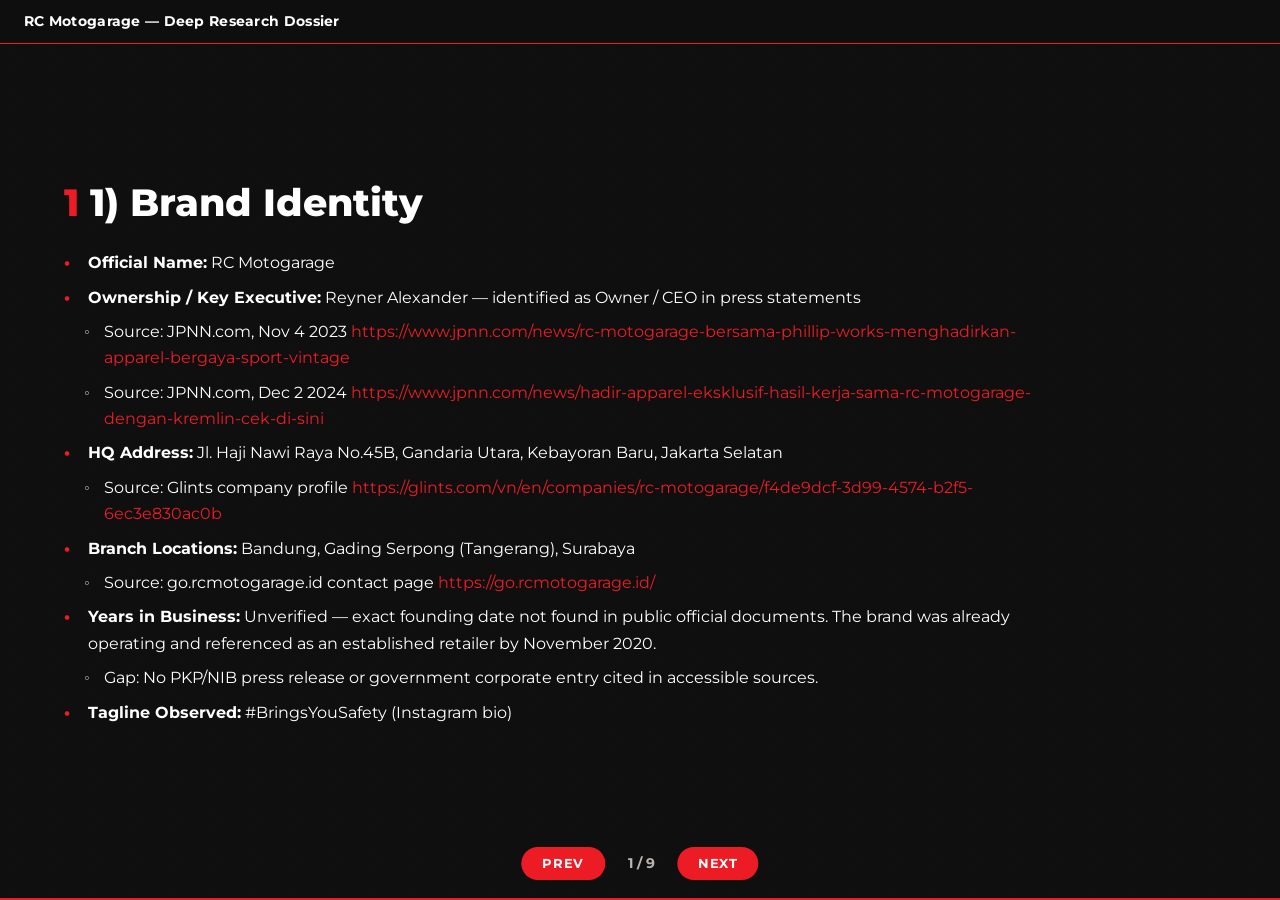
<file: assets/references/deep-research/RC-Motogarage-Deep-Research.html>
<!DOCTYPE html>
<html lang="en">
<head>
<meta charset="UTF-8">
<meta name="viewport" content="width=device-width, initial-scale=1.0">
<title>RC Motogarage — Deep Research Dossier</title>
<link rel="preconnect" href="https://fonts.googleapis.com">
<link rel="preconnect" href="https://fonts.gstatic.com" crossorigin>
<link href="https://fonts.googleapis.com/css2?family=Montserrat:wght@400;700;800&display=swap" rel="stylesheet">
<style>
:root {
  --night: #0f0f0f;
  --charcoal: #1a1a1a;
  --graphite: #2A2A2A;
  --red: #ED1C24;
  --white: #FFFFFF;
  --muted: #B8B4AE;
  --gold: #D4AF37;
  --font: 'Montserrat', sans-serif;
}
*, *::before, *::after { box-sizing: border-box; }
html, body { margin: 0; padding: 0; }
body {
  background: var(--night);
  color: var(--white);
  font-family: var(--font);
  font-weight: 400;
  line-height: 1.65;
}

/* Slide container */
.slides {
  position: relative;
  width: 100%;
  height: 100vh;
  height: 100dvh;
  overflow: hidden;
}

.slide {
  position: absolute;
  inset: 0;
  opacity: 0;
  visibility: hidden;
  pointer-events: none;
  transition: opacity 250ms ease, visibility 250ms ease;
  overflow: auto;
}
.slide.is-active {
  opacity: 1;
  visibility: visible;
  pointer-events: auto;
}
.slide__inner {
  position: relative;
  z-index: 2;
  min-height: 100%;
  display: flex;
  flex-direction: column;
  justify-content: center;
  padding: 5rem 4rem 4rem;
  border-bottom: 2px solid var(--red);
}
/* Textures */
.slide::before {
  content: '';
  position: absolute;
  inset: 0;
  background-image: url("data:image/svg+xml,%3Csvg xmlns='http://www.w3.org/2000/svg' width='40' height='40' viewBox='0 0 40 40'%3E%3Cpath d='M0 40L40 0M0 0l40 40' stroke='%232A2A2A' stroke-width='1'/%3E%3Cpath d='M20 0L0 20M20 40L0 20M40 0L20 20M40 40L20 20' stroke='%232A2A2A' stroke-width='0.5'/%3E%3C/svg%3E");
  background-repeat: repeat;
  pointer-events: none;
  z-index: 0;
  opacity: 0.04;
}
.slide::after {
  content: '';
  position: absolute;
  inset: 0;
  background-image: radial-gradient(circle at 2px 2px, rgba(212,175,55,0.12) 0.5px, transparent 0);
  background-size: 20px 20px;
  pointer-events: none;
  z-index: 0;
  opacity: 0.45;
}

/* Typography */
.slide__title {
  font-size: clamp(1.6rem, 3vw, 2.4rem);
  font-weight: 800;
  margin: 0 0 1.5rem;
  color: var(--white);
  line-height: 1.2;
}
.slide__num {
  color: var(--red);
}
.slide__body {
  max-width: 1000px;
}
p { margin: 0 0 0.6rem; }
p.bullet {
  position: relative;
  padding-left: 1.5rem;
  margin-bottom: 0.5rem;
}
p.bullet::before {
  content: '•';
  position: absolute;
  left: 0;
  color: var(--red);
  font-weight: 800;
}
p.bullet--sub {
  padding-left: 2.5rem;
}
p.bullet--sub::before {
  content: '◦';
  color: var(--muted);
  left: 1.25rem;
}

h3 {
  font-size: 1.1rem;
  font-weight: 700;
  color: var(--gold);
  margin: 1.2rem 0 0.5rem;
}

hr {
  border: none;
  border-top: 1px solid var(--red);
  margin: 1rem 0;
}

table {
  width: 100%;
  border-collapse: collapse;
  margin: 0.8rem 0;
  font-size: 0.95rem;
}
th, td {
  text-align: left;
  padding: 0.55rem 0.7rem;
  border-bottom: 1px solid rgba(255,255,255,0.1);
}
th {
  background: var(--graphite);
  color: var(--red);
  font-weight: 700;
  text-transform: uppercase;
  font-size: 0.8rem;
  letter-spacing: 0.04em;
}

a {
  color: var(--red);
  text-decoration: none;
  text-underline-offset: 3px;
}
a:hover {
  text-decoration: underline;
}

em {
  color: var(--muted);
  font-style: italic;
}

/* Nav */
.top-bar {
  position: fixed;
  top: 0; left: 0; right: 0;
  padding: 0.6rem 1.5rem;
  background: rgba(15,15,15,0.9);
  backdrop-filter: blur(6px);
  border-bottom: 1px solid var(--red);
  z-index: 100;
  display: flex;
  align-items: center;
  justify-content: space-between;
}
.top-bar h1 {
  margin: 0;
  font-size: 0.9rem;
  font-weight: 700;
  color: var(--white);
  letter-spacing: 0.02em;
}

.slide-nav {
  position: fixed;
  bottom: 1.25rem;
  left: 50%;
  transform: translateX(-50%);
  display: flex;
  align-items: center;
  gap: 0.75rem;
  z-index: 100;
}
.nav-btn {
  display: inline-flex;
  align-items: center;
  justify-content: center;
  padding: 0.55rem 1.3rem;
  border-radius: 999px;
  background: var(--red);
  color: var(--white);
  text-transform: uppercase;
  font-family: var(--font);
  font-weight: 700;
  font-size: 0.8rem;
  letter-spacing: 0.06em;
  border: none;
  cursor: pointer;
  transition: background-color 200ms ease, transform 200ms ease;
}
.nav-btn:hover {
  background: #b91a20;
  transform: translateY(-2px);
}
.slide-counter {
  color: var(--muted);
  font-size: 0.85rem;
  font-weight: 700;
  min-width: 3rem;
  text-align: center;
}

@media (max-width: 768px) {
  .slide__inner { padding: 4.5rem 1.5rem 3.5rem; }
  .slide__title { font-size: 1.4rem; }
}
</style>
</head>
<body>
<header class="top-bar">
  <h1>RC Motogarage — Deep Research Dossier</h1>
</header>
<main class="slides">
<section class="slide" id="slide-1" aria-label="Slide 1">
  <div class="slide__inner">
    <h2 class="slide__title"><span class="slide__num">1</span> 1) Brand Identity</h2>
    <div class="slide__body">
      <p class="bullet"><strong>Official Name:</strong> RC Motogarage</p>
<p class="bullet"><strong>Ownership / Key Executive:</strong> Reyner Alexander — identified as Owner / CEO in press statements</p>
<p class="bullet bullet--sub">Source: JPNN.com, Nov 4 2023 <a href="https://www.jpnn.com/news/rc-motogarage-bersama-phillip-works-menghadirkan-apparel-bergaya-sport-vintage" target="_blank" rel="noopener">https://www.jpnn.com/news/rc-motogarage-bersama-phillip-works-menghadirkan-apparel-bergaya-sport-vintage</a></p>
<p class="bullet bullet--sub">Source: JPNN.com, Dec 2 2024 <a href="https://www.jpnn.com/news/hadir-apparel-eksklusif-hasil-kerja-sama-rc-motogarage-dengan-kremlin-cek-di-sini" target="_blank" rel="noopener">https://www.jpnn.com/news/hadir-apparel-eksklusif-hasil-kerja-sama-rc-motogarage-dengan-kremlin-cek-di-sini</a></p>
<p class="bullet"><strong>HQ Address:</strong> Jl. Haji Nawi Raya No.45B, Gandaria Utara, Kebayoran Baru, Jakarta Selatan</p>
<p class="bullet bullet--sub">Source: Glints company profile <a href="https://glints.com/vn/en/companies/rc-motogarage/f4de9dcf-3d99-4574-b2f5-6ec3e830ac0b" target="_blank" rel="noopener">https://glints.com/vn/en/companies/rc-motogarage/f4de9dcf-3d99-4574-b2f5-6ec3e830ac0b</a></p>
<p class="bullet"><strong>Branch Locations:</strong> Bandung, Gading Serpong (Tangerang), Surabaya</p>
<p class="bullet bullet--sub">Source: go.rcmotogarage.id contact page <a href="https://go.rcmotogarage.id/" target="_blank" rel="noopener">https://go.rcmotogarage.id/</a></p>
<p class="bullet"><strong>Years in Business:</strong> Unverified — exact founding date not found in public official documents. The brand was already operating and referenced as an established retailer by November 2020.</p>
<p class="bullet bullet--sub">Gap: No PKP/NIB press release or government corporate entry cited in accessible sources.</p>
<p class="bullet"><strong>Tagline Observed:</strong> #BringsYouSafety (Instagram bio)</p>
    </div>
  </div>
</section>
<section class="slide" id="slide-2" aria-label="Slide 2">
  <div class="slide__inner">
    <h2 class="slide__title"><span class="slide__num">2</span> 2) Business Scope</h2>
    <div class="slide__body">
      <p class="bullet"><strong>Core Categories:</strong> Helmets, riding jackets, gloves, boots, balaclavas, waist bags, intercoms, armor/protectors, general motorcycle riding apparel and accessories</p>
<p class="bullet"><strong>Brands Carried (verified by press/social):</strong> AGV, Kushitani, HJC, Qwart Helmet, Tomica, Bilmola, XPD Boots, Cardo, Retouch, RS Taichi, Alpinestars/unverified</p>
<p class="bullet bullet--sub">Sources: JPNN.com Nov 2020 (Kushitani),Instagram posts (AGV, HJC, XPD, Cardo, Retouch), TikTok (Tomica x Bilmola)</p>
<p class="bullet"><strong>Target Customer:</strong> Indonesian motorcycle riders — urban commuters, sport/touring riders, and enthusiasts seeking premium branded gear</p>
<p class="bullet"><strong>Sales Channels:</strong></p>
<p class="bullet bullet--sub">Offline stores in Jakarta, Bandung, Serpong, Surabaya</p>
<p class="bullet bullet--sub">Online marketplaces: Tokopedia (multi-city official stores), Shopee, Blibli</p>
<p class="bullet bullet--sub">Direct WhatsApp sales per city</p>
<p class="bullet bullet--sub">Membership program with offline registration</p>
<p class="bullet bullet--sub">Website: <a href="https://go.rcmotogarage.id/" target="_blank" rel="noopener">https://go.rcmotogarage.id/</a> and <a href="http://www.rcmotogarage.com/" target="_blank" rel="noopener">http://www.rcmotogarage.com/</a></p>
<p class="bullet bullet--sub">Source: <a href="https://go.rcmotogarage.id/" target="_blank" rel="noopener">https://go.rcmotogarage.id/</a></p>
    </div>
  </div>
</section>
<section class="slide" id="slide-3" aria-label="Slide 3">
  <div class="slide__inner">
    <h2 class="slide__title"><span class="slide__num">3</span> 3) Market Position</h2>
    <div class="slide__body">
      <p class="bullet"><strong>Geographic Reach:</strong> Indonesia — confirmed presence in Greater Jakarta (South Jakarta + Serpong), Bandung, Surabaya</p>
<p class="bullet"><strong>Market Share Claim:</strong> Unverified — no audited market share or national sales figures found in public sources</p>
<p class="bullet"><strong>Reputation:</strong> Referenced by rider community Facebook groups as a reputable store for original branded riding gear in South Jakarta</p>
<p class="bullet bullet--sub">Source: Facebook groups reference <a href="https://www.facebook.com/groups/729233734132891/posts/2413783652344549/" target="_blank" rel="noopener">https://www.facebook.com/groups/729233734132891/posts/2413783652344549/</a></p>
<p class="bullet"><strong>Certifications:</strong> Unverified — no ISO, SNI, or specific brand-authorized certification statements located in public pages</p>
    </div>
  </div>
</section>
<section class="slide" id="slide-4" aria-label="Slide 4">
  <div class="slide__inner">
    <h2 class="slide__title"><span class="slide__num">4</span> 4) Competitors — Top 5</h2>
    <div class="slide__body">
      <p>Indonesian motorcycle gear/apparel retailers with readily verifiable multi-channel presence, selected from the specified set based on public official website, marketplace storefront, and social/offline evidence:</p>
<table>
<tr><th>Retailer</th><th>Evidence</th></tr>
<tr><td><strong>Riderspot</strong></td><td>Official site <code>https://riderspot.co.id/</code>; about page confirms operation since 2012. Instagram <code>@riderspot</code>, Facebook <code>@riderspot.co.id</code>. Marketplaces: Tokopedia <code>riderspot-official</code> and <code>riderspotsouth</code>, Shopee <code>shopee.co.id/riderspot</code>, Blibli merchant page. Offline stores: Jakarta Timur at Rukan Sedayu City, and Jakarta Selatan at Jl. Sultan Iskandar Muda No 8D.</td></tr>
<tr><td><strong>Juragan Helm</strong></td><td>Official site <code>https://juraganhelm.com/en/</code>. Instagram presence; Facebook page <code>Juragan Helm</code> indicates offline shop at Jl. Panjang Arteri Kelapa Dua no. 17A, Jakarta Barat. Marketplaces: Tokopedia <code>jurhel</code>, Shopee <code>Juragan Helm ID</code>, Blibli <code>Juragan Helm Official</code>.</td></tr>
<tr><td><strong>Jagoan Helm</strong></td><td>Official site <code>http://jagoanhelm.id/</code> referenced in social posts. Instagram <code>@jagoanhelm</code>, TikTok <code>@jagoanhelm</code>, Facebook <code>JagoanHelm1</code>. Marketplaces: Tokopedia <code>jagoan-helm</code>, Shopee <code>jagoanhelm</code>, Lazada <code>JAGOANHELM</code>, Blibli official store. Offline Google Maps listing present.</td></tr>
<tr><td><strong>Casco Motoworld</strong></td><td>Instagram <code>@casco.motoworld</code> showing Bandung and Jakarta operations. Facebook page <code>Casco Motoworld</code> lists Bandung at Jl. Pungkur No.239C and Jakarta at Jl. Benda Raya No.10X, Kemang. Marketplaces: Tokopedia <code>cascomotoworld</code> and <code>casco-motoworld-jakarta-new</code>, Shopee <code>cascomotoworld</code>.</td></tr>
</table>
<p class="bullet">No audited market share, national ranking, or sales figures were found; this section avoids asserting a rank order.</p>
    </div>
  </div>
</section>
<section class="slide" id="slide-5" aria-label="Slide 5">
  <div class="slide__inner">
    <h2 class="slide__title"><span class="slide__num">5</span> 5) Digital Presence</h2>
    <div class="slide__body">
      <p class="bullet"><strong>Website:</strong> <a href="http://www.rcmotogarage.com/" target="_blank" rel="noopener">http://www.rcmotogarage.com/</a> (scrape timed out; referrer confirms domain exists)</p>
<p class="bullet bullet--sub">Link hub: <a href="https://go.rcmotogarage.id/" target="_blank" rel="noopener">https://go.rcmotogarage.id/</a></p>
<p class="bullet"><strong>Social Accounts:</strong></p>
<p class="bullet bullet--sub">Instagram: @rc_motogarage</p>
<p class="bullet bullet--sub">TikTok: @rc_motogarage and @rc_motogarage2</p>
<p class="bullet bullet--sub">Facebook: rcmotogarage.id</p>
<p class="bullet bullet--sub">YouTube: @RCVideoID</p>
<p class="bullet bullet--sub">Sources: go.rcmotogarage.id and social platform listings</p>
<p class="bullet"><strong>Marketplace Performance (partial/verified):</strong></p>
<p class="bullet bullet--sub">Tokopedia Jakarta official store: 4.9 rating with ~10,700 reviews and ~18,000 units sold</p>
<p class="bullet bullet--sub">Source: Tokopedia listing scraped <a href="https://www.tokopedia.com/rc-motogarage" target="_blank" rel="noopener">https://www.tokopedia.com/rc-motogarage</a></p>
<p class="bullet bullet--sub">Shopee: rcmotogaragejakarta official store</p>
<p class="bullet"><strong>SEO/Traffic:</strong> Exact organic traffic figures unverified. The brand shows high intent brand-name search presence and consistent marketplace visibility on Tokopedia/Shopee for queries like "helm," "jaket motor," and "RC Motogarage."</p>
    </div>
  </div>
</section>
<section class="slide" id="slide-6" aria-label="Slide 6">
  <div class="slide__inner">
    <h2 class="slide__title"><span class="slide__num">6</span> 6) Pain Points / Opportunities</h2>
    <div class="slide__body">
      <p class="bullet"><strong>Preloved/RCX Positioning:</strong> An opportunity gap addressed by RCX — curated premium second-hand apparel with consignment/trade-in. Visible press coverage indicates growth lever but not quantified.</p>
<p class="bullet bullet--sub">Source: JPNN.com Jun 2024 <a href="https://www.jpnn.com/news/rc-motogarage-serpong-punya-markas-baru-apa-saja-layanannya" target="_blank" rel="noopener">https://www.jpnn.com/news/rc-motogarage-serpong-punya-markas-baru-apa-saja-layanannya</a></p>
<p class="bullet"><strong>Transparency Gaps:</strong> No public NIB/PKP record, no ownership structure beyond "owner" label, and no verified CSR or ISO claims found in public pages.</p>
<p class="bullet"><strong>Service Coverage:</strong> No nationwide presence confirmed; cities outside Jakarta-Bandung-Serpong-Surabaya lack physical touchpoints.</p>
<p class="bullet"><strong>Online Review Depth:</strong> Marketplace ratings show volume but no structured review sentiment analysis available in public sources during research window.</p>
    </div>
  </div>
</section>
<section class="slide" id="slide-7" aria-label="Slide 7">
  <div class="slide__inner">
    <h2 class="slide__title"><span class="slide__num">7</span> 7) Partnership / Campaign History</h2>
    <div class="slide__body">
      <p class="bullet"><strong>Phillip Works — "Vintage Velocity" Apparel Launch</strong></p>
<p class="bullet bullet--sub">Date: November 4, 2023</p>
<p class="bullet bullet--sub">Venue: Idemitsu Moto Lounge, Jl. TB Simatupang, Jakarta Selatan</p>
<p class="bullet bullet--sub">Source: JPNN.com <a href="https://www.jpnn.com/news/rc-motogarage-bersama-phillip-works-menghadirkan-apparel-bergaya-sport-vintage" target="_blank" rel="noopener">https://www.jpnn.com/news/rc-motogarage-bersama-phillip-works-menghadirkan-apparel-bergaya-sport-vintage</a></p>
<p class="bullet"><strong>Kremlin — "Proto Pursuit" Exclusive Apparel</strong></p>
<p class="bullet bullet--sub">Date: December 2, 2024</p>
<p class="bullet bullet--sub">Products: Riding jacket Rp 650,000, waistbag Rp 425,000</p>
<p class="bullet bullet--sub">Campaign mechanic: Purchase 1 jacket = 2 giveaway vouchers; prizes included Sony PlayStation Slim Digital and HJC Rpha 12 helmet</p>
<p class="bullet bullet--sub">Source: JPNN.com <a href="https://www.jpnn.com/news/hadir-apparel-eksklusif-hasil-kerja-sama-rc-motogarage-dengan-kremlin-cek-di-sini" target="_blank" rel="noopener">https://www.jpnn.com/news/hadir-apparel-eksklusif-hasil-kerja-sama-rc-motogarage-dengan-kremlin-cek-di-sini</a></p>
<p class="bullet"><strong>Michelin — New Tire Product Introduction Event</strong></p>
<p class="bullet bullet--sub">Context: Co-hosted event with One3Motoshop introducing new Michelin motorcycle tires</p>
<p class="bullet bullet--sub">Source: Instagram @generasiterkuat post</p>
<p class="bullet"><strong>Tomica x Bilmola Limited Edition Helm</strong></p>
<p class="bullet bullet--sub">Source: TikTok video on @rc_motogarage publication date unverified</p>
<p class="bullet"><strong>BNI KC Mega Kuningan x RC Motogarage Collaboration/Visit</strong></p>
<p class="bullet bullet--sub">Source: Instagram @megakuningan_branch</p>
    </div>
  </div>
</section>
<section class="slide" id="slide-8" aria-label="Slide 8">
  <div class="slide__inner">
    <h2 class="slide__title"><span class="slide__num">8</span> 8) Media Mentions / Press</h2>
    <div class="slide__body">
      <p class="bullet"><strong>JPNN.com (verified dates):</strong></p>
<p class="bullet bullet--sub">Nov 4, 2023 — RC Motogarage x Phillip Works apparel collaboration launch</p>
<p class="bullet bullet--sub"><a href="https://www.jpnn.com/news/rc-motogarage-bersama-phillip-works-menghadirkan-apparel-bergaya-sport-vintage" target="_blank" rel="noopener">https://www.jpnn.com/news/rc-motogarage-bersama-phillip-works-menghadirkan-apparel-bergaya-sport-vintage</a></p>
<p class="bullet bullet--sub">Nov 23, 2020 — RC Motogarage officially launched Kushitani riding jackets</p>
<p class="bullet bullet--sub"><a href="https://www.jpnn.com/news/rc-motogarage-jual-jaket-besutan-kushitani-cek-harganya" target="_blank" rel="noopener">https://www.jpnn.com/news/rc-motogarage-jual-jaket-besutan-kushitani-cek-harganya</a></p>
<p class="bullet bullet--sub">Jun 29, 2024 — RC Motogarage Serpong new headquarters and RCX preloved service rollout</p>
<p class="bullet bullet--sub"><a href="https://www.jpnn.com/news/rc-motogarage-serpong-punya-markas-baru-apa-saja-layanannya" target="_blank" rel="noopener">https://www.jpnn.com/news/rc-motogarage-serpong-punya-markas-baru-apa-saja-layanannya</a></p>
<p class="bullet bullet--sub">Dec 2, 2024 — RC Motogarage x Kremlin exclusive apparel launch</p>
<p class="bullet bullet--sub"><a href="https://www.jpnn.com/news/hadir-apparel-eksklusif-hasil-kerja-sama-rc-motogarage-dengan-kremlin-cek-di-sini" target="_blank" rel="noopener">https://www.jpnn.com/news/hadir-apparel-eksklusif-hasil-kerja-sama-rc-motogarage-dengan-kremlin-cek-di-sini</a></p>
<p class="bullet"><strong>YouTube:</strong> Multiple videos mentioning RC Motogarage, including Bandung store visits and budget helmet recommendations. Exact upload dates/view counts unverified at time of research.</p>
<p class="bullet"><strong>Social:</strong> Repeat coverage on Instagram Reels by riding communities and brand visits (notably @dikta, @brorondm, @tora_sudiro). Community activity confirmed but not inventoried.</p>
<hr>
<p>*Research compiled from public web sources as of July 13 2026. Unverified items are explicitly marked; no claims have been invented to fill gaps.*</p>
    </div>
  </div>
</section>
<section class="slide" id="slide-9" aria-label="Slide 9">
  <div class="slide__inner">
    <h2 class="slide__title"><span class="slide__num">9</span> 9) Expansion & Market Penetration Opportunities</h2>
    <div class="slide__body">
      <p>This section assesses potential growth vectors for RC Motogarage based on the existing dossier plus targeted web research on Indonesian motorcycle gear/apparel market dynamics. All statements beyond the dossier are sourced from publicly available market and ecommerce research; unsupported inference is marked <strong>unverified</strong>.</p>
<h3>Geographic expansion within Indonesia</h3>
<p>Current store footprint is concentrated in Greater Jakarta, Bandung, and Surabaya, with no confirmed presence in Sumatra, Kalimantan, Sulawesi, or Bali. The national motorcycle market remains a key demand driver; Indonesia recorded significant motorcycle sales volumes in recent years, with continued penetration growth outside Java supported by rising private and commercial two-wheeler use. High-density commuter corridors—particularly in Medan, Makassar, Semarang, and Denpasar—are logical secondary targets given demand for premium helmets and protective apparel. Entry via WhatsApp / marketplace-first operations before physical store commitment reduces risk. <strong>unverified</strong> whether franchise partner conversations exist beyond the existing Bandung and Surabaya models.</p>
<h3>Digital / marketplace penetration</h3>
<p>Indonesia’s B2C ecommerce market is expanding at a ~10.6% annual growth rate, with fashion and apparel among leading categories. Shopee, Tokopedia, and TikTok Shop dominate online retail, and sellers that publish structured merchant stores across all three tend to capture broader buyer segments. RC Motogarage already operates Tokopedia and Shopee official stores, but TikTok Shop commerce and Livestreaming was not evidenced in the dossier. Indonesian social-commerce usage is high among younger riders and micro-communities; a dedicated TikTok Shop storefront with live selling during weekend ride events could increase conversion. Source: BusinessWire/ResearchAndMarkets 2026 <a href="https://www.businesswire.com/news/home/20260129537865/en/[base64].com" target="_blank" rel="noopener">https://www.businesswire.com/news/home/20260129537865/en/[base64].com</a> ; Nikkei Asia 2025 <a href="https://www.facebook.com/nikkeiasia/posts/big-e-commerce-companies-including-shopee-lazada-and-tiktok-shop-controlled-99-o/1370973695065892/" target="_blank" rel="noopener">https://www.facebook.com/nikkeiasia/posts/big-e-commerce-companies-including-shopee-lazada-and-tiktok-shop-controlled-99-o/1370973695065892/</a></p>
<h3>Brand / category mix gaps</h3>
<p>The branded catalog includes premium lines, but the dossier does not list mid-tier commuter or adventure-touring jacket/pant systems popular with long-haul riders, nor dedicated women’s fit lines. Indonesian riding culture includes strong touring, food-delivery, and weekend adventure segments. Adding a larger motorcycle bag/hip-pack assortment, adventure touring layering pieces, and women’s-fit armor could address unmet requests visible in rider group discussions and marketplace question fields. <strong>unverified</strong> whether supply-list agreements exist with RS Taichi, Klim, or Komine; the current list shows Alpinestars/unverified. These additions should be weighed against inventory-turn risk per marketplace data and documented demand.</p>
<h3>Partnership / collaboration levers</h3>
<p>Collaborative releases with apparel/lifestyle brands have generated press exposure (Kremlin, Phillip Works). Additional vectors include: custom-fit local artist capsule collections, viral TikTok/YouTube creator takeovers, and co-branded event merchandise with tire/helmet brands. A partnership with Michelin demonstrated event synergy; similar activations involving Cardo, HJC, or Tomica at regional track days or rider meets alongside workshop clinics can extend conversion beyond sales into experience. Brand collaborations should include sale period controls to avoid margin dilution.</p>
<h3>Community / retention growth</h3>
<p>Rider communities play an outsized role in gear purchase decisions, evidenced by Facebook group reputation and creator amplification. Recommended tactics include: structured digital membership per city with ride-along perks, a “Ride Check” QR loyalty program redeemable at store/marketplace, and curated user-generated content campaigns from verified customers. WhatsApp-based pre-ride checklists, fitted-to-order services for returning members, and digital fitting-session bookings can reduce return rates and perceived friction. Pre-owned/ trade-in vertical RCX already addresses secondhand demand; referral discounts for consigned items would deepen retention.</p>
<h3>Operational / service differentiation</h3>
<p>Competitor comparison in the dossier suggests few retailers publish structured fitting-to-helmet-session content. Differentiators could include: helmet audio protocol setup workshops, free intra-city rider kits printing service, and marketplace bundles with insurance add-ons (discussed internally at underwriter level, execution <strong>unverified</strong>). Jakarta Bandung Surabaya same-day dispatch is feasible given existing lounges; other cities can use courier handoff plus WhatsApp booking to retain personal touch. Making in-store appointment data transparent through website calendars or QR booking would support buyers who want fit verification before purchase.</p>
<h3>Source note</h3>
<p>New external sources cited in this section: BusinessWire/ResearchAndMarkets Jan 2026; Nikkei Asia 2025.</p>
    </div>
  </div>
</section>
</main>
<nav class="slide-nav" aria-label="Slide navigation">
  <button class="nav-btn" id="prevBtn" aria-label="Previous slide">Prev</button>
  <span class="slide-counter" id="counter" aria-live="polite">1 / 9</span>
  <button class="nav-btn" id="nextBtn" aria-label="Next slide">Next</button>
</nav>
<script>
(function() {
  const slides = Array.from(document.querySelectorAll('.slide'));
  const counter = document.getElementById('counter');
  const prevBtn = document.getElementById('prevBtn');
  const nextBtn = document.getElementById('nextBtn');
  let current = 0;

  function show(idx, push) {
    if (idx < 0 || idx >= slides.length) return;
    slides.forEach((el, i) => {
      if (i === idx) el.classList.add('is-active');
      else el.classList.remove('is-active');
    });
    current = idx;
    counter.textContent = (idx + 1) + ' / ' + slides.length;
    if (push) {
      try { history.replaceState(null, '', '#' + (idx + 1)); } catch(e) {}
    }
  }

  function go(dir) {
    show(current + dir, true);
  }

  prevBtn.addEventListener('click', () => go(-1));
  nextBtn.addEventListener('click', () => go(1));
  window.addEventListener('keydown', (e) => {
    if (e.key === 'ArrowLeft') go(-1);
    if (e.key === 'ArrowRight') go(1);
  });

  // Deep-link support
  const hash = parseInt(location.hash.replace('#', ''), 10);
  if (!isNaN(hash) && hash >= 1 && hash <= slides.length) {
    show(hash - 1, false);
  } else {
    show(0, true);
  }
})();
</script>
</body>
</html>
</file>
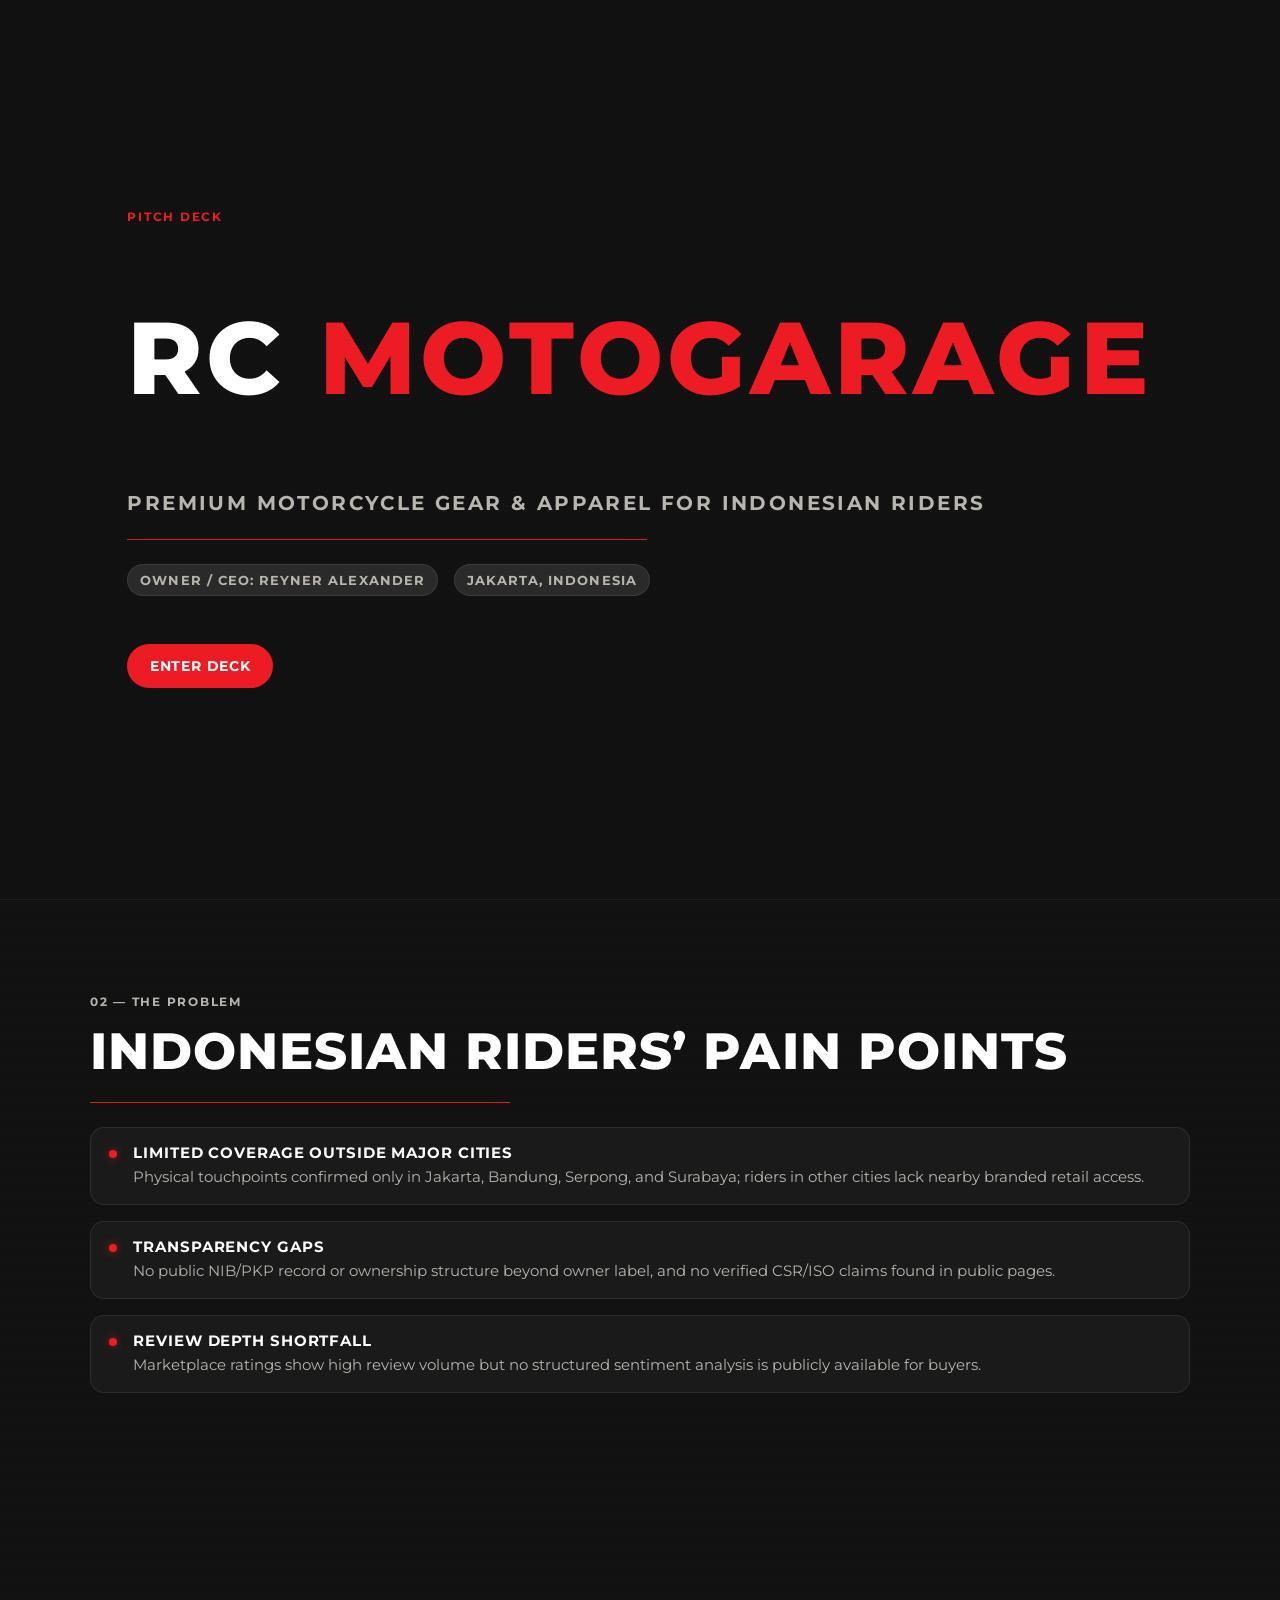
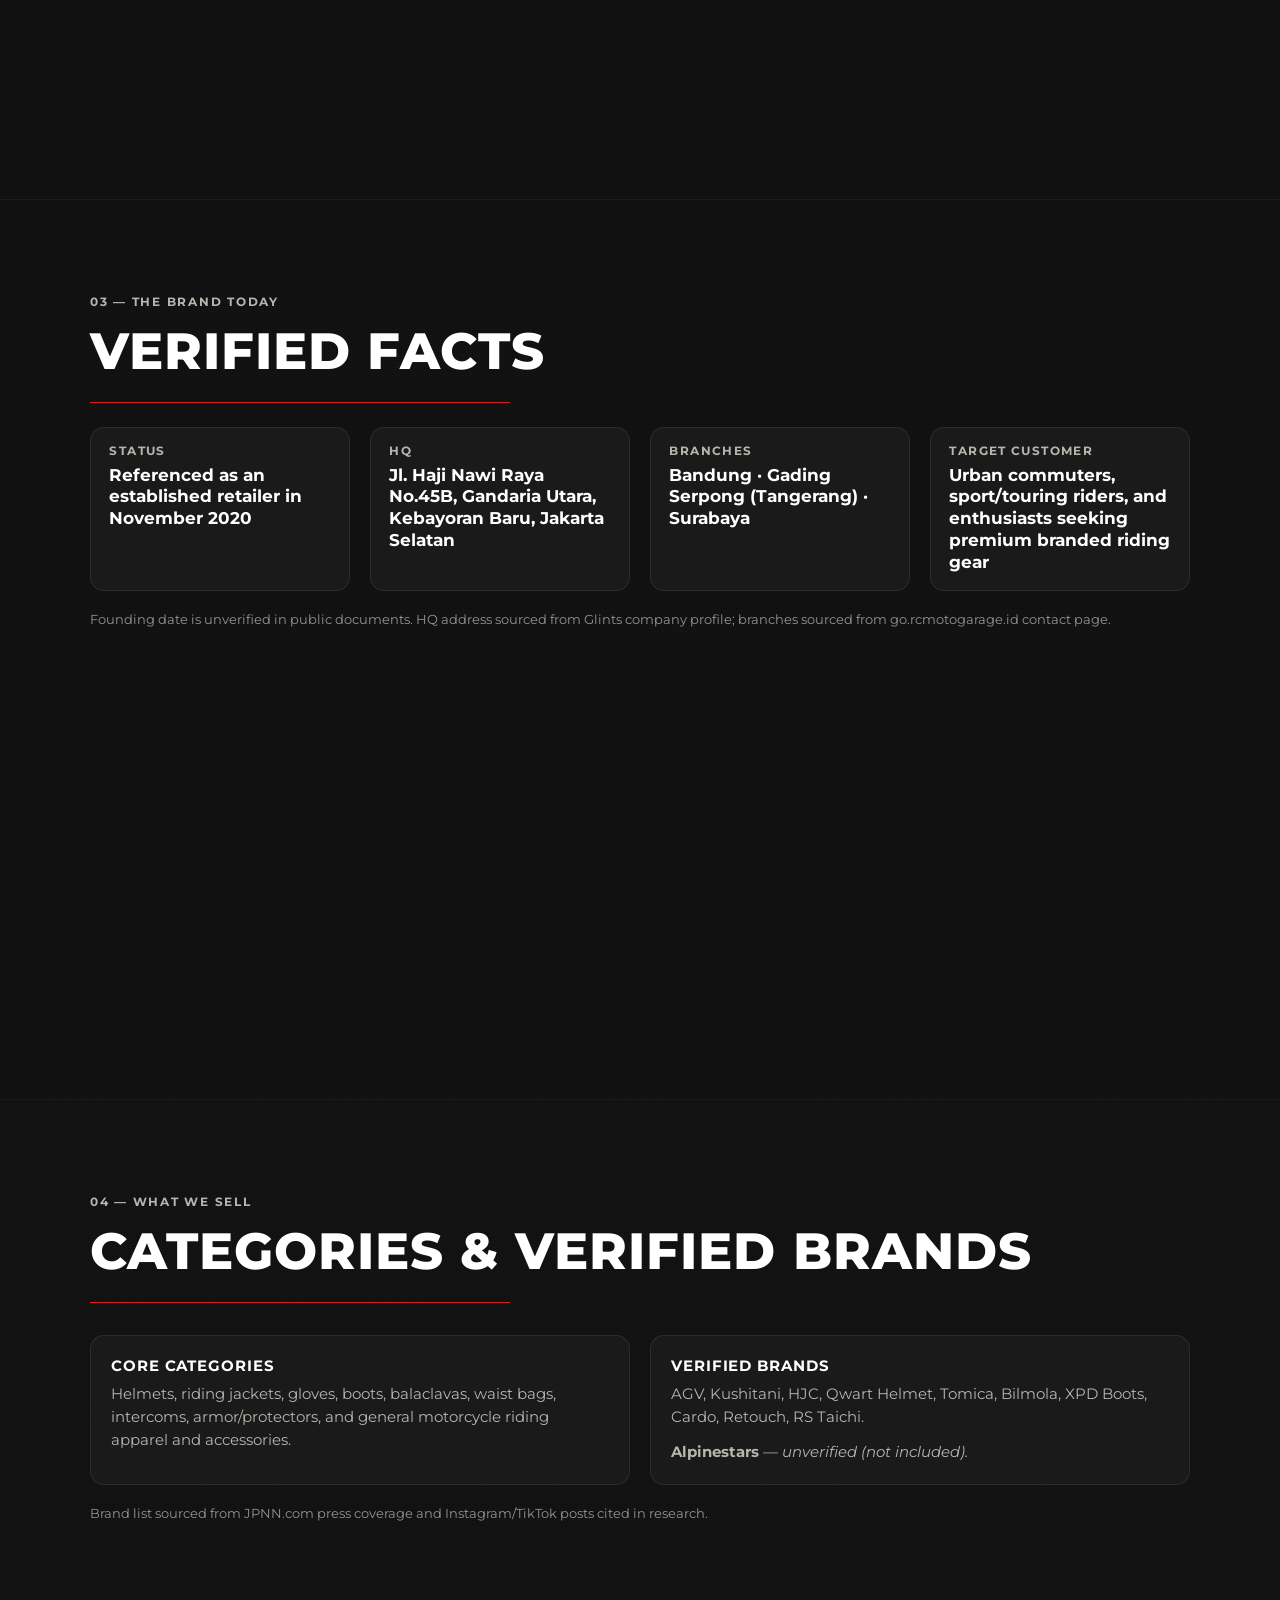
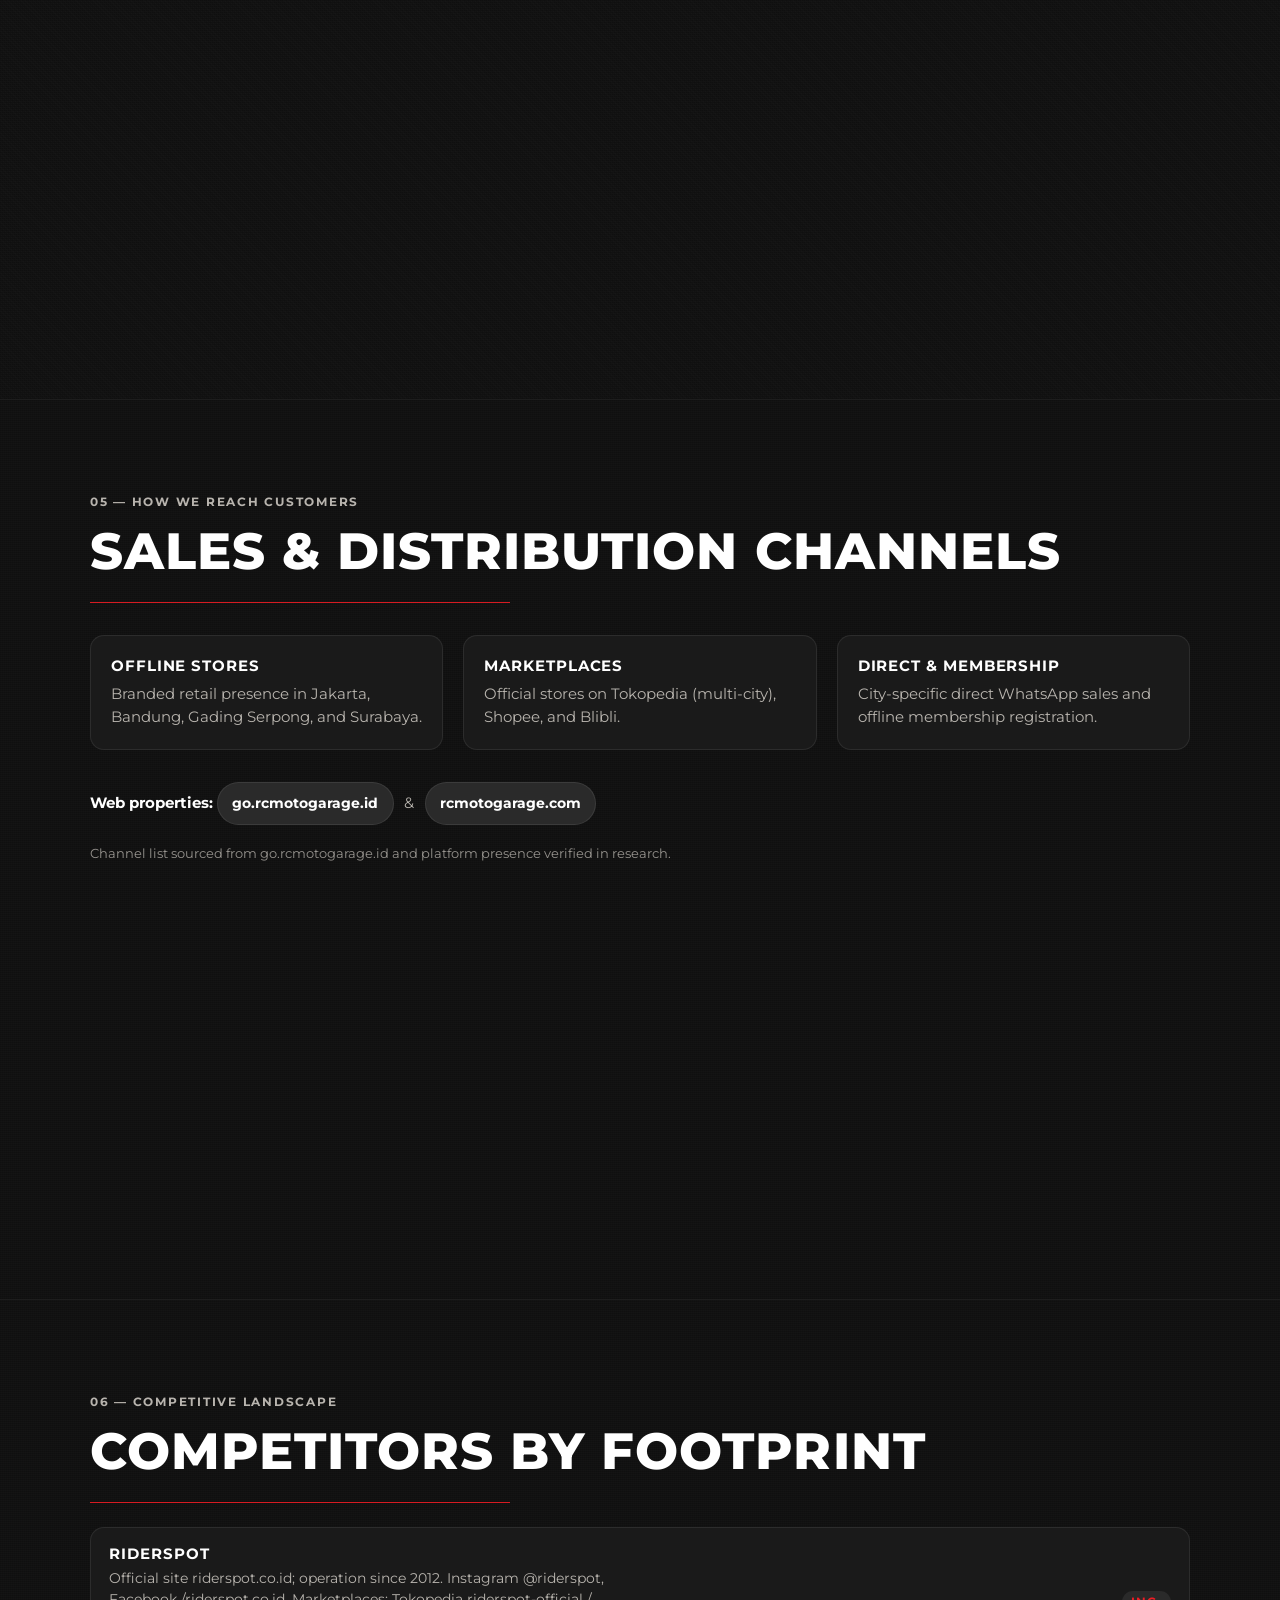
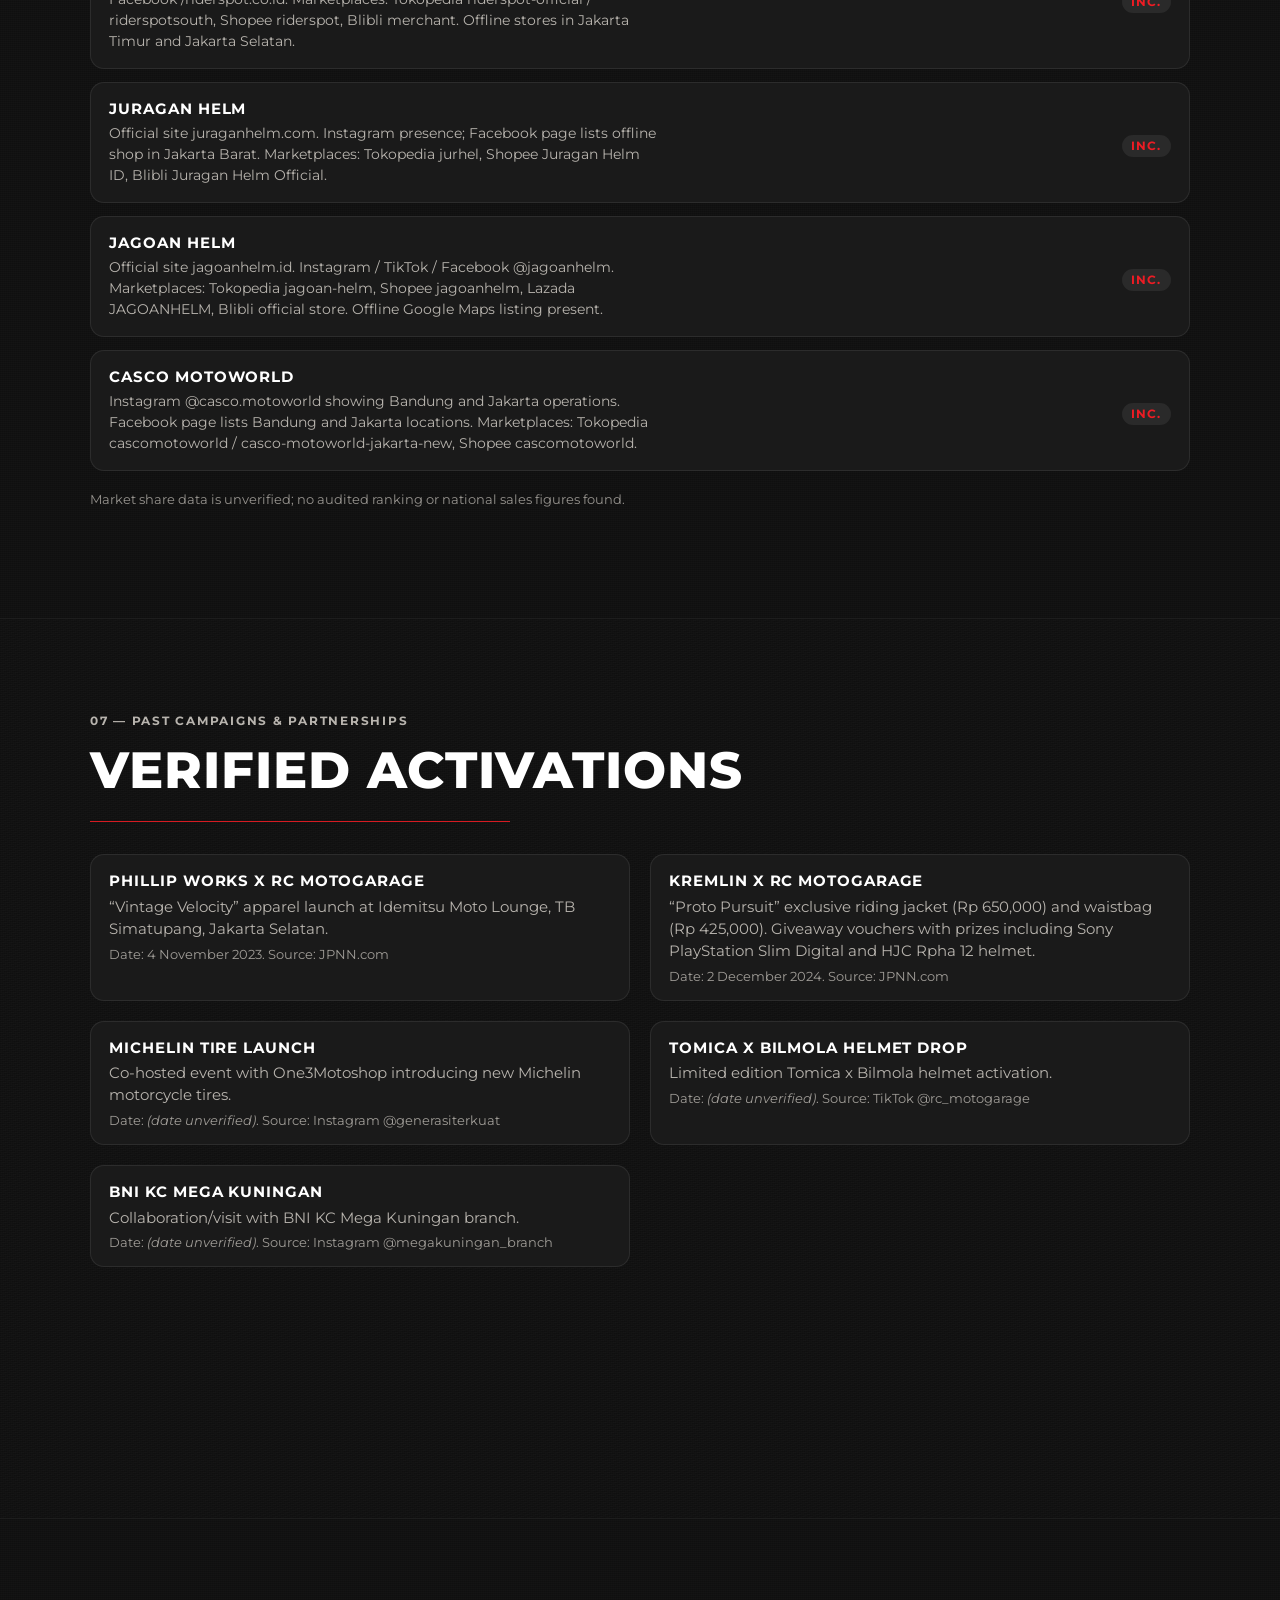
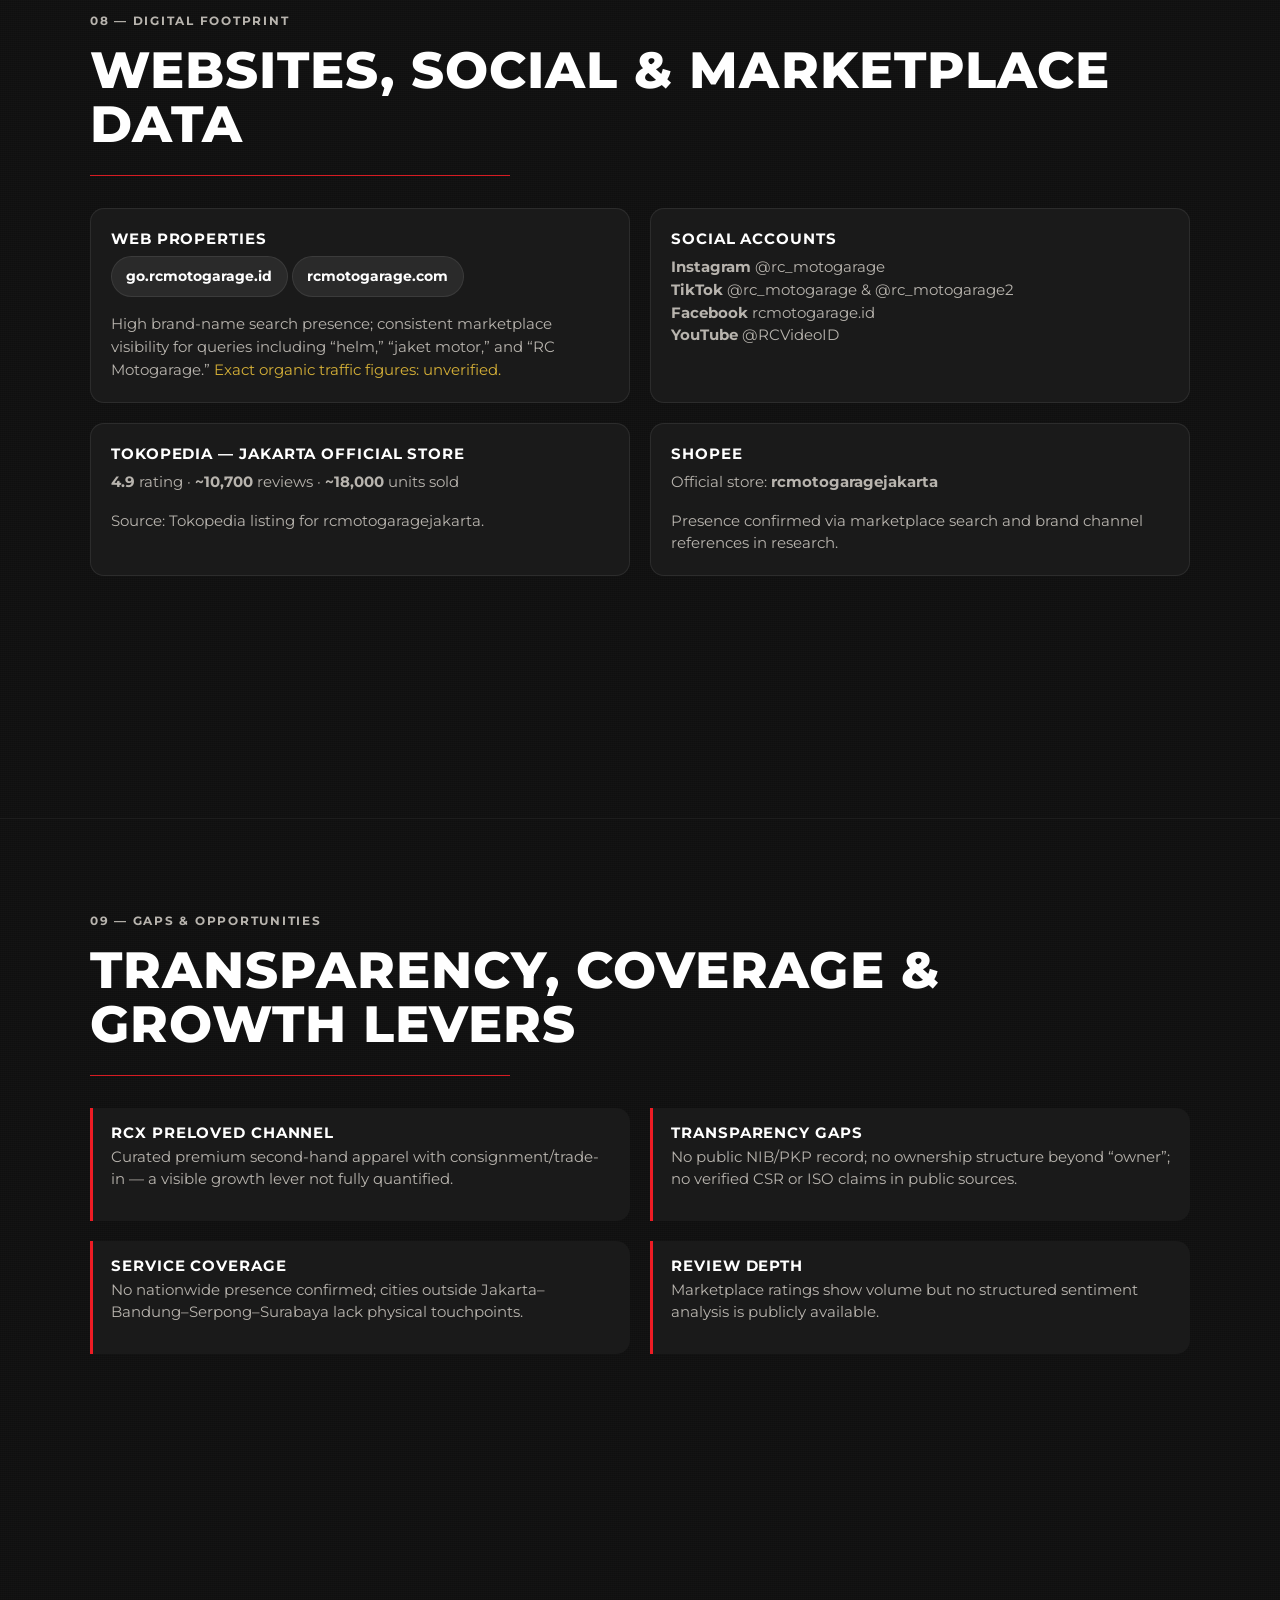
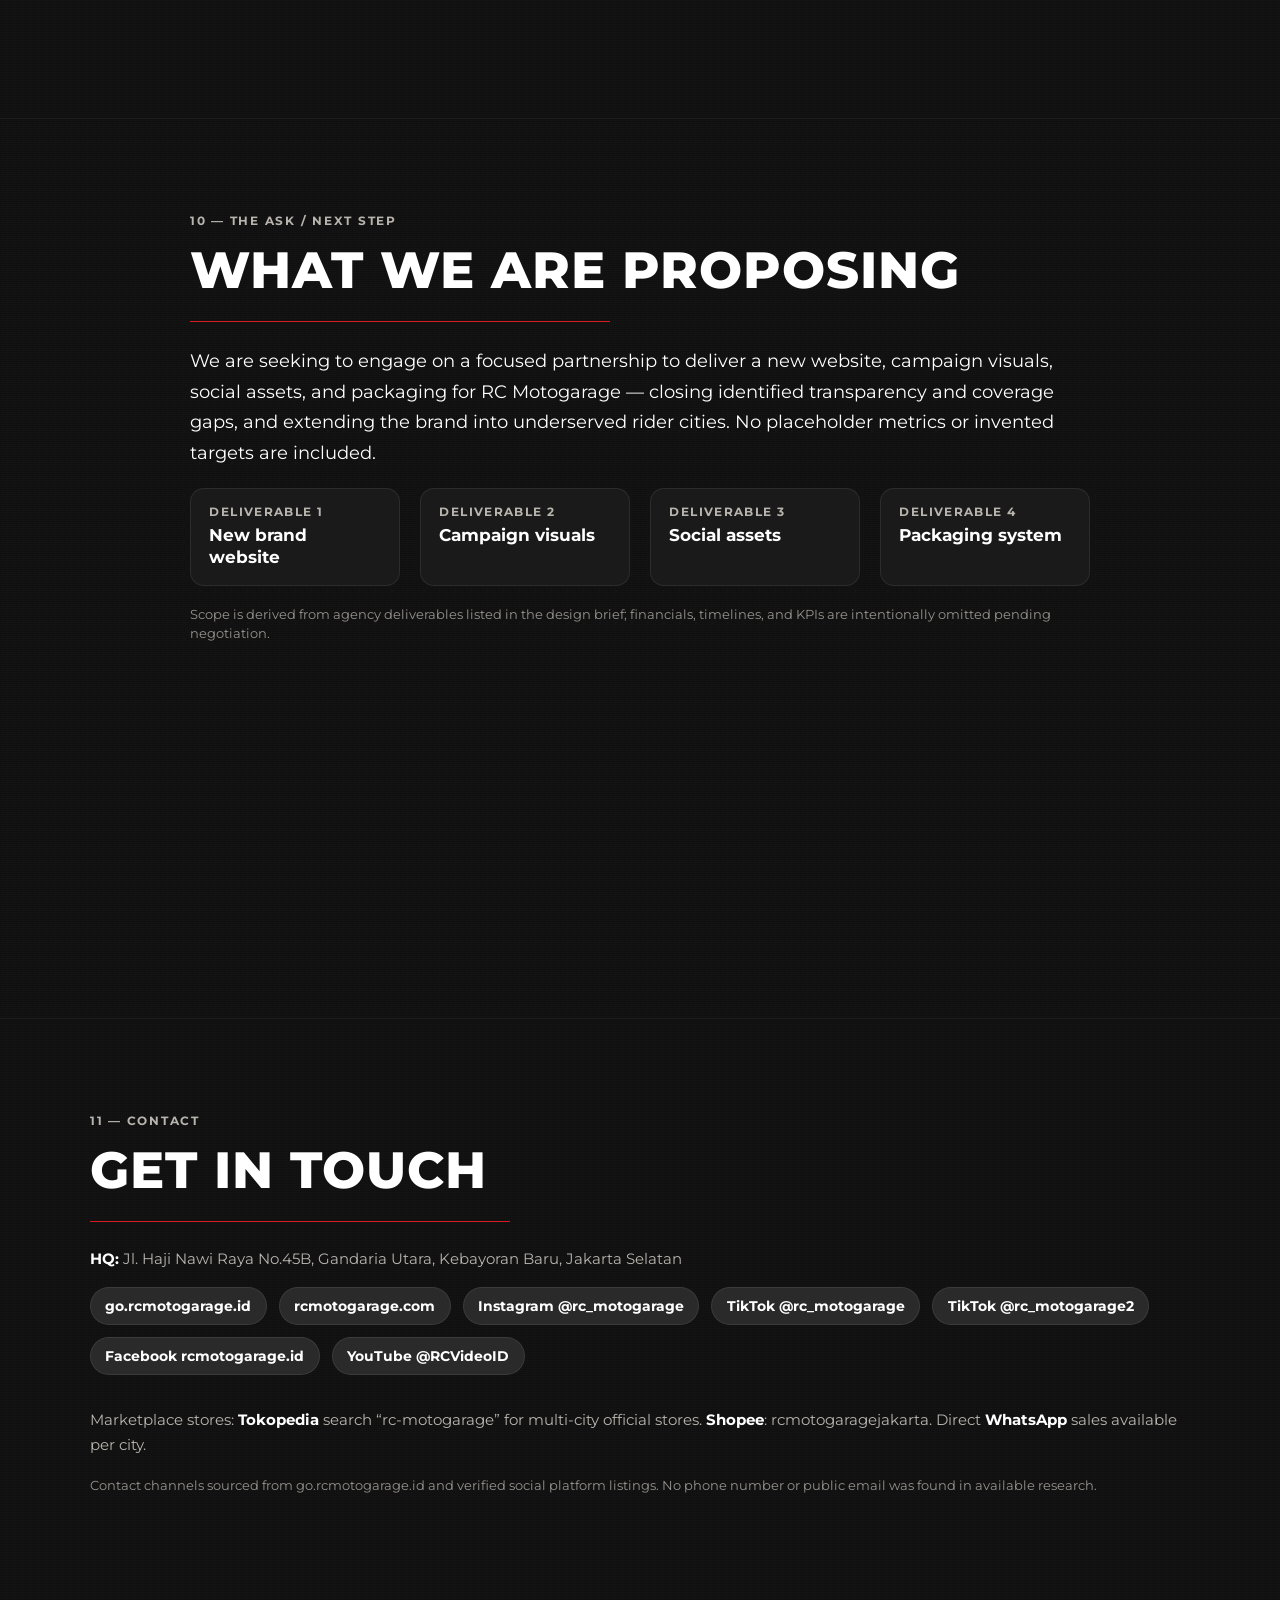
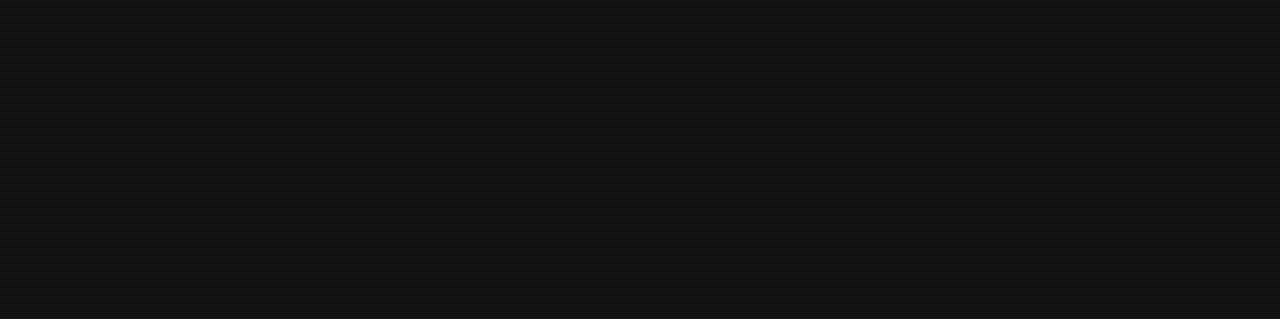
<file: assets/references/pitch-deck/RC-Motogarage-Pitch-Deck.html>
<!DOCTYPE html>
<html lang="en">
<head>
  <meta charset="UTF-8">
  <meta name="viewport" content="width=device-width, initial-scale=1.0">
  <meta name="description" content="RC Motogarage — Premium motorcycle gear & apparel. Pitch deck.">
  <meta name="theme-color" content="#0f0f0f">
  <title>RC Motogarage — Pitch Deck</title>

  <!-- Google Fonts -->
  <link rel="preconnect" href="https://fonts.googleapis.com">
  <link rel="preconnect" href="https://fonts.gstatic.com" crossorigin>
  <link href="https://fonts.googleapis.com/css2?family=Montserrat:wght@400;700;800&display=swap" rel="stylesheet">

  <style>
    :root {
      --color-bg: #0f0f0f;
      --color-surface: #1a1a1a;
      --color-surface-2: #2A2A2A;
      --color-red: #ED1C24;
      --color-white: #FFFFFF;
      --color-muted: #B8B4AE;
      --color-gold: #D4AF37;
      --font: 'Montserrat', system-ui, -apple-system, Segoe UI, Roboto, sans-serif;
      --ease: 0.2s ease;
    }

    * { box-sizing: border-box; }
    html, body {
      margin: 0; padding: 0;
      background: var(--color-bg);
      color: var(--color-white);
      font-family: var(--font);
      -webkit-font-smoothing: antialiased;
      -moz-osx-font-smoothing: grayscale;
    }

    /* Deck shell */
    .deck {
      scroll-behavior: smooth;
      position: relative;
    }

    /* Textures */
    .texture-carbon {
      position: absolute;
      inset: 0;
      pointer-events: none;
      z-index: 0;
      opacity: 0.04;
      background-image:
        repeating-linear-gradient(0deg, transparent, transparent 1px, rgba(255,255,255,0.35) 1px, rgba(255,255,255,0.35) 2px),
        repeating-linear-gradient(90deg, transparent, transparent 1px, rgba(255,255,255,0.25) 1px, rgba(255,255,255,0.25) 2px);
    }
    .texture-dots {
      position: absolute;
      inset: 0;
      pointer-events: none;
      z-index: 0;
      opacity: 0.03;
      background-image: radial-gradient(rgba(255,255,255,0.5) 1px, transparent 1px);
      background-size: 16px 16px;
    }

    /* Slide */
    .slide {
      position: relative;
      min-height: 100vh;
      padding: 6rem 2rem;
      overflow: hidden;
      border-bottom: 1px solid rgba(255,255,255,0.06);
    }
    .slide__inner {
      position: relative;
      z-index: 1;
      max-width: 1100px;
      margin: 0 auto;
    }

    /* Typography */
    .label {
      font-family: var(--font);
      font-weight: 700;
      font-size: 0.78rem;
      line-height: 1;
      text-transform: uppercase;
      letter-spacing: 0.14em;
      color: var(--color-muted);
      margin: 0 0 1rem;
    }
    .label--red { color: var(--color-red); }

    .heading {
      font-family: var(--font);
      font-weight: 800;
      font-size: clamp(2rem, 4vw, 3.2rem);
      line-height: 1.05;
      text-transform: uppercase;
      letter-spacing: 0.02em;
      color: var(--color-white);
      margin: 0 0 1.25rem;
    }
    .heading--compact { font-size: clamp(1.6rem, 3vw, 2.4rem); }

    .body {
      font-family: var(--font);
      font-weight: 400;
      font-size: clamp(0.95rem, 1.2vw, 1.05rem);
      line-height: 1.65;
      color: var(--color-muted);
      margin: 0;
    }
    .body strong { color: var(--color-white); font-weight: 700; }
    .body em { color: var(--color-muted); font-style: italic; opacity: 0.9; }

    /* Accent divider (horizontal red line) */
    .divider {
      height: 1px;
      background: var(--color-red);
      margin: 1.5rem 0;
      opacity: 0.9;
    }

    /* Pill CTA */
    .cta {
      display: inline-flex;
      align-items: center;
      gap: 0.5rem;
      padding: 0.85rem 1.4rem;
      border-radius: 999px;
      background: var(--color-red);
      color: var(--color-white);
      font-family: var(--font);
      font-weight: 700;
      font-size: 0.85rem;
      text-transform: uppercase;
      letter-spacing: 0.06em;
      text-decoration: none;
      transition: transform var(--ease), box-shadow var(--ease), background var(--ease);
      border: none;
    }
    .cta:hover, .cta:focus-visible {
      transform: translateY(-2px);
      box-shadow: 0 6px 20px rgba(237,28,36,0.35);
      background: #ff2f38;
      outline: none;
    }

    /* Cards / tiles */
    .grid-2 {
      display: grid;
      grid-template-columns: repeat(2, 1fr);
      gap: 1.25rem;
    }
    .grid-3 {
      display: grid;
      grid-template-columns: repeat(3, 1fr);
      gap: 1.25rem;
    }
    @media (max-width: 860px) {
      .grid-2, .grid-3 { grid-template-columns: 1fr; }
      .slide { padding: 4rem 1.25rem; }
    }

    .card {
      background: var(--color-surface);
      border: 1px solid rgba(255,255,255,0.08);
      border-radius: 14px;
      padding: 1.25rem;
      transition: transform var(--ease), box-shadow var(--ease), border-color var(--ease);
    }
    .card:hover {
      transform: translateY(-3px);
      box-shadow: 0 12px 30px rgba(237,28,36,0.15);
      border-color: rgba(237,28,36,0.35);
    }
    .card__title {
      font-weight: 700;
      font-size: 0.95rem;
      text-transform: uppercase;
      letter-spacing: 0.06em;
      color: var(--color-white);
      margin: 0 0 0.5rem;
    }
    .card__body { font-weight: 400; font-size: 0.92rem; line-height: 1.55; color: var(--color-muted); margin: 0; }

    /* Slider controls not present; vertical deck */

    /* Utilities */
    .mt-1 { margin-top: 1rem; }
    .mt-2 { margin-top: 2rem; }
    .mt-3 { margin-top: 3rem; }
    .text-gold { color: var(--color-gold); }
    .text-red { color: var(--color-red); }

    /* Slide 1: Cover */
    .slide--cover {
      display: flex;
      align-items: center;
      justify-content: center;
      background: var(--color-bg);
    }
    .cover-mark {
      font-weight: 800;
      font-size: clamp(3.2rem, 8vw, 7rem);
      line-height: 0.95;
      text-transform: uppercase;
      letter-spacing: 0.04em;
      color: var(--color-white);
    }
    .cover-mark span { color: var(--color-red); }
    .cover-tagline {
      font-weight: 700;
      font-size: clamp(1rem, 1.6vw, 1.25rem);
      color: var(--color-muted);
      text-transform: uppercase;
      letter-spacing: 0.12em;
      margin-top: 0.75rem;
    }
    .cover-meta {
      margin-top: 1.5rem;
      display: flex;
      align-items: center;
      gap: 1rem;
      flex-wrap: wrap;
    }
    .cover-chip {
      background: var(--color-surface-2);
      border: 1px solid rgba(255,255,255,0.08);
      color: var(--color-muted);
      font-size: 0.82rem;
      font-weight: 700;
      text-transform: uppercase;
      letter-spacing: 0.08em;
      padding: 0.45rem 0.75rem;
      border-radius: 999px;
    }

    /* Slide 2: Problem */
    .pain-list { list-style: none; padding: 0; margin: 0; display: grid; gap: 1rem; }
    .pain-list li {
      display: flex;
      gap: 1rem;
      align-items: flex-start;
      background: var(--color-surface);
      border: 1px solid rgba(255,255,255,0.08);
      border-radius: 14px;
      padding: 1rem 1.15rem;
    }
    .pain-list li::before {
      content: "";
      display: block;
      width: 8px;
      height: 8px;
      border-radius: 50%;
      background: var(--color-red);
      box-shadow: 0 0 8px rgba(237,28,36,0.6);
      flex-shrink: 0;
      margin-top: 0.35rem;
    }
    .pain-title { font-weight: 700; font-size: 0.92rem; text-transform: uppercase; letter-spacing: 0.06em; color: var(--color-white); margin-bottom: 0.25rem; }
    .pain-body { font-weight: 400; font-size: 0.92rem; color: var(--color-muted); line-height: 1.5; margin: 0; }

    /* Slide 3: Brand today — marker */
    .marker-row {
      display: flex;
      gap: 1.25rem;
      flex-wrap: wrap;
      margin-top: 1.25rem;
    }
    .marker {
      background: var(--color-surface);
      border: 1px solid rgba(255,255,255,0.08);
      border-radius: 14px;
      padding: 1rem 1.15rem;
      min-width: 180px;
      flex: 1 1 180px;
    }
    .marker__label {
      font-weight: 700;
      font-size: 0.72rem;
      text-transform: uppercase;
      letter-spacing: 0.12em;
      color: var(--color-muted);
      margin: 0 0 0.4rem;
    }
    .marker__value {
      font-weight: 700;
      font-size: 1.05rem;
      color: var(--color-white);
      line-height: 1.3;
    }

    /* Slide 4: Brand table */
    .brand-table {
      width: 100%;
      border-collapse: collapse;
      margin-top: 1rem;
    }
    .brand-table th, .brand-table td {
      text-align: left;
      padding: 0.7rem 0.9rem;
      font-size: 0.92rem;
      border-bottom: 1px solid rgba(255,255,255,0.08);
    }
    .brand-table th {
      font-weight: 700;
      text-transform: uppercase;
      letter-spacing: 0.08em;
      color: var(--color-muted);
      font-size: 0.78rem;
    }
    .brand-table td { color: var(--color-white); font-weight: 400; }
    .brand-table td.muted { color: var(--color-muted); }

    /* Slide 6: Competitors */
    .comp-list { display: grid; gap: 0.85rem; margin-top: 1rem; }
    .comp {
      display: flex;
      justify-content: space-between;
      align-items: center;
      gap: 1rem;
      background: var(--color-surface);
      border: 1px solid rgba(255,255,255,0.08);
      border-radius: 14px;
      padding: 1rem 1.15rem;
    }
    .comp__name { font-weight: 700; text-transform: uppercase; letter-spacing: 0.06em; color: var(--color-white); font-size: 0.95rem; }
    .comp__note { color: var(--color-muted); font-size: 0.9rem; line-height: 1.45; max-width: 55%; }
    @media (max-width: 860px) { .comp { flex-direction: column; align-items: flex-start; } .comp__note { max-width: 100%; } }

    /* Slide 7/8: event rows */
    .event {
      background: var(--color-surface);
      border: 1px solid rgba(255,255,255,0.08);
      border-radius: 14px;
      padding: 1rem 1.15rem;
    }
    .event__name { font-weight: 700; color: var(--color-white); text-transform: uppercase; letter-spacing: 0.06em; font-size: 0.95rem; }
    .event__body { color: var(--color-muted); font-size: 0.92rem; line-height: 1.5; margin-top: 0.35rem; }
    .event__foot { color: var(--color-muted); font-size: 0.82rem; margin-top: 0.35rem; opacity: 0.85; }
    .tag {
      display: inline-block;
      background: var(--color-surface-2);
      color: var(--color-red);
      font-weight: 700;
      font-size: 0.72rem;
      text-transform: uppercase;
      letter-spacing: 0.08em;
      padding: 0.25rem 0.6rem;
      border-radius: 999px;
      margin-top: 0.5rem;
    }

    /* Slide 9: gaps */
    .gap {
      background: var(--color-surface);
      border-left: 3px solid var(--color-red);
      border-radius: 0 14px 14px 0;
      padding: 1rem 1.15rem;
    }
    .gap__title { font-weight: 700; color: var(--color-white); text-transform: uppercase; letter-spacing: 0.06em; font-size: 0.92rem; }
    .gap__body { color: var(--color-muted); font-size: 0.92rem; line-height: 1.5; margin-top: 0.25rem; }

    /* Slide 11: contact */
    .contact-row {
      display: flex;
      flex-wrap: wrap;
      gap: 0.75rem;
      margin-top: 1rem;
    }
    .contact-chip {
      background: var(--color-surface-2);
      border: 1px solid rgba(255,255,255,0.08);
      color: var(--color-white);
      text-decoration: none;
      font-weight: 700;
      font-size: 0.88rem;
      padding: 0.55rem 0.9rem;
      border-radius: 999px;
      transition: transform var(--ease), box-shadow var(--ease), border-color var(--ease), background var(--ease);
      display: inline-flex;
      align-items: center;
      gap: 0.4rem;
    }
    .contact-chip:hover {
      transform: translateY(-2px);
      box-shadow: 0 8px 18px rgba(237,28,36,0.18);
      border-color: rgba(237,28,36,0.4);
      background: #2f2f2f;
    }

    .footnote {
      font-size: 0.8rem;
      color: var(--color-muted);
      opacity: 0.8;
      margin-top: 1.25rem;
      line-height: 1.45;
    }
  </style>
</head>
<body>
  <div class="deck">

    <!-- Slide 1: Cover -->
    <section class="slide slide--cover" aria-labelledby="coverTitle">
      <div class="texture-carbon" aria-hidden="true"></div>
      <div class="slide__inner" style="text-align:left;">
        <p class="label label--red">Pitch Deck</p>
        <h1 id="coverTitle" class="cover-mark">RC <span>Motogarage</span></h1>
        <p class="cover-tagline">Premium motorcycle gear & apparel for Indonesian riders</p>
        <div class="divider" style="max-width: 520px; margin-left:0;"></div>
        <div class="cover-meta">
          <span class="cover-chip">Owner / CEO: Reyner Alexander</span>
          <span class="cover-chip">Jakarta, Indonesia</span>
        </div>
        <div class="mt-3">
          <a class="cta" href="#slide-brand-today">Enter Deck</a>
        </div>
      </div>
    </section>

    <!-- Slide 2: The Problem -->
    <section class="slide" id="slide-problem" aria-labelledby="problemTitle">
      <div class="texture-carbon" aria-hidden="true"></div>
      <div class="texture-dots" aria-hidden="true"></div>
      <div class="slide__inner">
        <p class="label">02 — The Problem</p>
        <h2 id="problemTitle" class="heading">Indonesian Riders’ Pain Points</h2>
        <div class="divider" style="max-width: 420px;"></div>
        <ul class="pain-list" role="list">
          <li>
            <div>
              <div class="pain-title">Limited coverage outside major cities</div>
              <p class="pain-body">Physical touchpoints confirmed only in Jakarta, Bandung, Serpong, and Surabaya; riders in other cities lack nearby branded retail access.</p>
            </div>
          </li>
          <li>
            <div>
              <div class="pain-title">Transparency gaps</div>
              <p class="pain-body">No public NIB/PKP record or ownership structure beyond owner label, and no verified CSR/ISO claims found in public pages.</p>
            </div>
          </li>
          <li>
            <div>
              <div class="pain-title">Review depth shortfall</div>
              <p class="pain-body">Marketplace ratings show high review volume but no structured sentiment analysis is publicly available for buyers.</p>
            </div>
          </li>
        </ul>
      </div>
    </section>

    <!-- Slide 3: The Brand Today -->
    <section class="slide" id="slide-brand-today" aria-labelledby="brandTitle">
      <div class="texture-carbon" aria-hidden="true"></div>
      <div class="slide__inner">
        <p class="label">03 — The Brand Today</p>
        <h2 id="brandTitle" class="heading">Verified Facts</h2>
        <div class="divider" style="max-width: 420px;"></div>
        <div class="marker-row" role="list">
          <div class="marker" role="listitem">
            <div class="marker__label">Status</div>
            <div class="marker__value">Referenced as an established retailer in November 2020</div>
          </div>
          <div class="marker" role="listitem">
            <div class="marker__label">HQ</div>
            <div class="marker__value">Jl. Haji Nawi Raya No.45B, Gandaria Utara, Kebayoran Baru, Jakarta Selatan</div>
          </div>
          <div class="marker" role="listitem">
            <div class="marker__label">Branches</div>
            <div class="marker__value">Bandung &middot; Gading Serpong (Tangerang) &middot; Surabaya</div>
          </div>
          <div class="marker" role="listitem">
            <div class="marker__label">Target Customer</div>
            <div class="marker__value">Urban commuters, sport/touring riders, and enthusiasts seeking premium branded riding gear</div>
          </div>
        </div>
        <p class="footnote mt-2">Founding date is unverified in public documents. HQ address sourced from Glints company profile; branches sourced from go.rcmotogarage.id contact page.</p>
      </div>
    </section>

    <!-- Slide 4: What We Sell -->
    <section class="slide" id="slide-what-we-sell" aria-labelledby="sellTitle">
      <div class="texture-carbon" aria-hidden="true"></div>
      <div class="material" aria-hidden="true" style="position:absolute;inset:0;pointer-events:none;z-index:0;opacity:0.025;background-image:repeating-linear-gradient(45deg, transparent, transparent 2px, rgba(255,255,255,0.4) 2px, rgba(255,255,255,0.4) 3px);"></div>
      <div class="slide__inner">
        <p class="label">04 — What We Sell</p>
        <h2 id="sellTitle" class="heading">Categories & Verified Brands</h2>
        <div class="divider" style="max-width: 420px;"></div>
        <div class="grid-2 mt-2">
          <div class="card">
            <div class="card__title">Core categories</div>
            <p class="card__body">Helmets, riding jackets, gloves, boots, balaclavas, waist bags, intercoms, armor/protectors, and general motorcycle riding apparel and accessories.</p>
          </div>
          <div class="card">
            <div class="card__title">Verified brands</div>
            <p class="card__body">AGV, Kushitani, HJC, Qwart Helmet, Tomica, Bilmola, XPD Boots, Cardo, Retouch, RS Taichi.</p>
            <p class="card__body" style="margin-top:0.75rem;"><strong class="text-muted">Alpinestars</strong> <em>— unverified (not included).</em></p>
          </div>
        </div>
        <p class="footnote mt-2">Brand list sourced from JPNN.com press coverage and Instagram/TikTok posts cited in research.</p>
      </div>
    </section>

    <!-- Slide 5: How We Reach Customers -->
    <section class="slide" id="slide-reach" aria-labelledby="reachTitle">
      <div class="texture-carbon" aria-hidden="true"></div>
      <div class="slide__inner">
        <p class="label">05 — How We Reach Customers</p>
        <h2 id="reachTitle" class="heading">Sales & Distribution Channels</h2>
        <div class="divider" style="max-width: 420px;"></div>
        <div class="grid-3 mt-2" role="list">
          <div class="card" role="listitem">
            <div class="card__title">Offline stores</div>
            <p class="card__body">Branded retail presence in Jakarta, Bandung, Gading Serpong, and Surabaya.</p>
          </div>
          <div class="card" role="listitem">
            <div class="card__title">Marketplaces</div>
            <p class="card__body">Official stores on Tokopedia (multi-city), Shopee, and Blibli.</p>
          </div>
          <div class="card" role="listitem">
            <div class="card__title">Direct & membership</div>
            <p class="card__body">City-specific direct WhatsApp sales and offline membership registration.</p>
          </div>
        </div>
        <p class="body mt-2"><strong>Web properties:</strong> <a class="contact-chip" href="https://go.rcmotogarage.id/" target="_blank" rel="noopener">go.rcmotogarage.id</a> <span style="color:var(--color-muted);margin:0 0.4rem;">&amp;</span> <a class="contact-chip" href="http://www.rcmotogarage.com/" target="_blank" rel="noopener">rcmotogarage.com</a></p>
        <p class="footnote mt-2">Channel list sourced from go.rcmotogarage.id and platform presence verified in research.</p>
      </div>
    </section>

    <!-- Slide 6: Competitive Landscape -->
    <section class="slide" id="slide-competitors" aria-labelledby="compTitle">
      <div class="texture-carbon" aria-hidden="true"></div>
      <div class="slide__inner">
        <p class="label">06 — Competitive Landscape</p>
        <h2 id="compTitle" class="heading">Competitors by Footprint</h2>
        <div class="divider" style="max-width: 420px;"></div>
        <div class="comp-list" role="list">
          <div class="comp" role="listitem">
            <div>
              <div class="comp__name">Riderspot</div>
              <div class="comp__note" style="padding-top:0.3rem;">Official site riderspot.co.id; operation since 2012. Instagram @riderspot, Facebook /riderspot.co.id. Marketplaces: Tokopedia riderspot-official / riderspotsouth, Shopee riderspot, Blibli merchant. Offline stores in Jakarta Timur and Jakarta Selatan.</div>
            </div>
            <span class="tag">Inc.</span>
          </div>
          <div class="comp" role="listitem">
            <div>
              <div class="comp__name">Juragan Helm</div>
              <div class="comp__note" style="padding-top:0.3rem;">Official site juraganhelm.com. Instagram presence; Facebook page lists offline shop in Jakarta Barat. Marketplaces: Tokopedia jurhel, Shopee Juragan Helm ID, Blibli Juragan Helm Official.</div>
            </div>
            <span class="tag">Inc.</span>
          </div>
          <div class="comp" role="listitem">
            <div>
              <div class="comp__name">Jagoan Helm</div>
              <div class="comp__note" style="padding-top:0.3rem;">Official site jagoanhelm.id. Instagram / TikTok / Facebook @jagoanhelm. Marketplaces: Tokopedia jagoan-helm, Shopee jagoanhelm, Lazada JAGOANHELM, Blibli official store. Offline Google Maps listing present.</div>
            </div>
            <span class="tag">Inc.</span>
          </div>
          <div class="comp" role="listitem">
            <div>
              <div class="comp__name">Casco Motoworld</div>
              <div class="comp__note" style="padding-top:0.3rem;">Instagram @casco.motoworld showing Bandung and Jakarta operations. Facebook page lists Bandung and Jakarta locations. Marketplaces: Tokopedia cascomotoworld / casco-motoworld-jakarta-new, Shopee cascomotoworld.</div>
            </div>
            <span class="tag">Inc.</span>
          </div>
        </div>
        <p class="footnote mt-2">Market share data is unverified; no audited ranking or national sales figures found.</p>
      </div>
    </section>

    <!-- Slide 7: Past Campaigns & Partnerships -->
    <section class="slide" id="slide-campaigns" aria-labelledby="campTitle">
      <div class="texture-carbon" aria-hidden="true"></div>
      <div class="material" aria-hidden="true" style="position:absolute;inset:0;pointer-events:none;z-index:0;opacity:0.025;background-image:repeating-linear-gradient(-20deg, transparent, transparent 2px, rgba(255,255,255,0.4) 2px, rgba(255,255,255,0.4) 3px);"></div>
      <div class="slide__inner">
        <p class="label">07 — Past Campaigns &amp; Partnerships</p>
        <h2 id="campTitle" class="heading">Verified Activations</h2>
        <div class="divider" style="max-width: 420px;"></div>
        <div class="grid-2 mt-2" role="list">
          <div class="event" role="listitem">
            <div class="event__name">Phillip Works x RC Motogarage</div>
            <div class="event__body">“Vintage Velocity” apparel launch at Idemitsu Moto Lounge, TB Simatupang, Jakarta Selatan.</div>
            <div class="event__foot">Date: 4 November 2023. Source: JPNN.com</div>
          </div>
          <div class="event" role="listitem">
            <div class="event__name">Kremlin x RC Motogarage</div>
            <div class="event__body">“Proto Pursuit” exclusive riding jacket (Rp 650,000) and waistbag (Rp 425,000). Giveaway vouchers with prizes including Sony PlayStation Slim Digital and HJC Rpha 12 helmet.</div>
            <div class="event__foot">Date: 2 December 2024. Source: JPNN.com</div>
          </div>
          <div class="event" role="listitem">
            <div class="event__name">Michelin tire launch</div>
            <div class="event__body">Co-hosted event with One3Motoshop introducing new Michelin motorcycle tires.</div>
            <div class="event__foot">Date: <em>(date unverified)</em>. Source: Instagram @generasiterkuat</div>
          </div>
          <div class="event" role="listitem">
            <div class="event__name">Tomica x Bilmola helmet drop</div>
            <div class="event__body">Limited edition Tomica x Bilmola helmet activation.</div>
            <div class="event__foot">Date: <em>(date unverified)</em>. Source: TikTok @rc_motogarage</div>
          </div>
          <div class="event" role="listitem">
            <div class="event__name">BNI KC Mega Kuningan</div>
            <div class="event__body">Collaboration/visit with BNI KC Mega Kuningan branch.</div>
            <div class="event__foot">Date: <em>(date unverified)</em>. Source: Instagram @megakuningan_branch</div>
          </div>
        </div>
      </div>
    </section>

    <!-- Slide 8: Digital Footprint -->
    <section class="slide" id="slide-digital" aria-labelledby="digTitle">
      <div class="texture-carbon" aria-hidden="true"></div>
      <div class="slide__inner">
        <p class="label">08 — Digital Footprint</p>
        <h2 id="digTitle" class="heading">Websites, Social &amp; Marketplace Data</h2>
        <div class="divider" style="max-width: 420px;"></div>
        <div class="grid-2 mt-2" role="list">
          <div class="card" role="listitem">
            <div class="card__title">Web properties</div>
            <p class="card__body"><a class="contact-chip" href="https://go.rcmotogarage.id/" target="_blank" rel="noopener">go.rcmotogarage.id</a> <a class="contact-chip" href="http://www.rcmotogarage.com/" target="_blank" rel="noopener">rcmotogarage.com</a></p>
            <p class="card__body mt-1">High brand-name search presence; consistent marketplace visibility for queries including “helm,” “jaket motor,” and “RC Motogarage.” <span class="text-gold">Exact organic traffic figures: unverified.</span></p>
          </div>
          <div class="card" role="listitem">
            <div class="card__title">Social accounts</div>
            <p class="card__body"><strong>Instagram</strong> @rc_motogarage<br><strong>TikTok</strong> @rc_motogarage &amp; @rc_motogarage2<br><strong>Facebook</strong> rcmotogarage.id<br><strong>YouTube</strong> @RCVideoID</p>
          </div>
          <div class="card" role="listitem">
            <div class="card__title">Tokopedia — Jakarta official store</div>
            <p class="card__body"><strong>4.9</strong> rating &middot; <strong>~10,700</strong> reviews &middot; <strong>~18,000</strong> units sold</p>
            <p class="card__body mt-1">Source: Tokopedia listing for rcmotogaragejakarta.</p>
          </div>
          <div class="card" role="listitem">
            <div class="card__title">Shopee</div>
            <p class="card__body">Official store: <strong>rcmotogaragejakarta</strong></p>
            <p class="card__body mt-1">Presence confirmed via marketplace search and brand channel references in research.</p>
          </div>
        </div>
      </div>
    </section>

    <!-- Slide 9: Gaps & Opportunities -->
    <section class="slide" id="slide-gaps" aria-labelledby="gapTitle">
      <div class="texture-carbon" aria-hidden="true"></div>
      <div class="slide__inner">
        <p class="label">09 — Gaps &amp; Opportunities</p>
        <h2 id="gapTitle" class="heading">Transparency, Coverage &amp; Growth Levers</h2>
        <div class="divider" style="max-width: 420px;"></div>
        <div class="grid-2 mt-2" role="list">
          <div class="gap" role="listitem">
            <div class="gap__title">RCX Preloved channel</div>
            <p class="gap__body">Curated premium second-hand apparel with consignment/trade-in — a visible growth lever not fully quantified.</p>
          </div>
          <div class="gap" role="listitem">
            <div class="gap__title">Transparency gaps</div>
            <p class="gap__body">No public NIB/PKP record; no ownership structure beyond “owner”; no verified CSR or ISO claims in public sources.</p>
          </div>
          <div class="gap" role="listitem">
            <div class="gap__title">Service coverage</div>
            <p class="gap__body">No nationwide presence confirmed; cities outside Jakarta–Bandung–Serpong–Surabaya lack physical touchpoints.</p>
          </div>
          <div class="gap" role="listitem">
            <div class="gap__title">Review depth</div>
            <p class="gap__body">Marketplace ratings show volume but no structured sentiment analysis is publicly available.</p>
          </div>
        </div>
      </div>
    </section>

    <!-- Slide 10: The Ask -->
    <section class="slide" id="slide-ask" aria-labelledby="askTitle">
      <div class="texture-carbon" aria-hidden="true"></div>
      <div class="texture-dots" aria-hidden="true"></div>
      <div class="slide__inner" style="max-width: 900px;">
        <p class="label">10 — The Ask / Next Step</p>
        <h2 id="askTitle" class="heading">What We Are Proposing</h2>
        <div class="divider" style="max-width: 420px;"></div>
        <p class="body" style="font-size: clamp(1.05rem, 1.4vw, 1.2rem); line-height: 1.7; color: var(--color-white);">
          We are seeking to engage on a focused partnership to deliver a new website, campaign visuals, social assets, and packaging for RC Motogarage — closing identified transparency and coverage gaps, and extending the brand into underserved rider cities. No placeholder metrics or invented targets are included.
        </p>
        <div class="marker-row mt-3" role="list">
          <div class="marker" role="listitem">
            <div class="marker__label">Deliverable 1</div>
            <div class="marker__value">New brand website</div>
          </div>
          <div class="marker" role="listitem">
            <div class="marker__label">Deliverable 2</div>
            <div class="marker__value">Campaign visuals</div>
          </div>
          <div class="marker" role="listitem">
            <div class="marker__label">Deliverable 3</div>
            <div class="marker__value">Social assets</div>
          </div>
          <div class="marker" role="listitem">
            <div class="marker__label">Deliverable 4</div>
            <div class="marker__value">Packaging system</div>
          </div>
        </div>
        <p class="footnote mt-2">Scope is derived from agency deliverables listed in the design brief; financials, timelines, and KPIs are intentionally omitted pending negotiation.</p>
      </div>
    </section>

    <!-- Slide 11: Contact -->
    <section class="slide" id="slide-contact" aria-labelledby="contactTitle">
      <div class="texture-carbon" aria-hidden="true"></div>
      <div class="slide__inner">
        <p class="label">11 — Contact</p>
        <h2 id="contactTitle" class="heading">Get In Touch</h2>
        <div class="divider" style="max-width: 420px;"></div>
        <p class="body"><strong>HQ:</strong> Jl. Haji Nawi Raya No.45B, Gandaria Utara, Kebayoran Baru, Jakarta Selatan</p>
        <div class="contact-row mt-2">
          <a class="contact-chip" href="https://go.rcmotogarage.id/" target="_blank" rel="noopener">go.rcmotogarage.id</a>
          <a class="contact-chip" href="http://www.rcmotogarage.com/" target="_blank" rel="noopener">rcmotogarage.com</a>
          <a class="contact-chip" href="https://instagram.com/rc_motogarage" target="_blank" rel="noopener">Instagram @rc_motogarage</a>
          <a class="contact-chip" href="https://tiktok.com/@rc_motogarage" target="_blank" rel="noopener">TikTok @rc_motogarage</a>
          <a class="contact-chip" href="https://tiktok.com/@rc_motogarage2" target="_blank" rel="noopener">TikTok @rc_motogarage2</a>
          <a class="contact-chip" href="https://facebook.com/rcmotogarage.id" target="_blank" rel="noopener">Facebook rcmotogarage.id</a>
          <a class="contact-chip" href="https://youtube.com/@RCVideoID" target="_blank" rel="noopener">YouTube @RCVideoID</a>
        </div>
        <p class="body mt-2">Marketplace stores: <strong>Tokopedia</strong> search “rc-motogarage” for multi-city official stores. <strong>Shopee</strong>: rcmotogaragejakarta. Direct <strong>WhatsApp</strong> sales available per city.</p>
        <p class="footnote mt-2">Contact channels sourced from go.rcmotogarage.id and verified social platform listings. No phone number or public email was found in available research.</p>
      </div>
    </section>

  </div>
</body>
</html>
</file>
